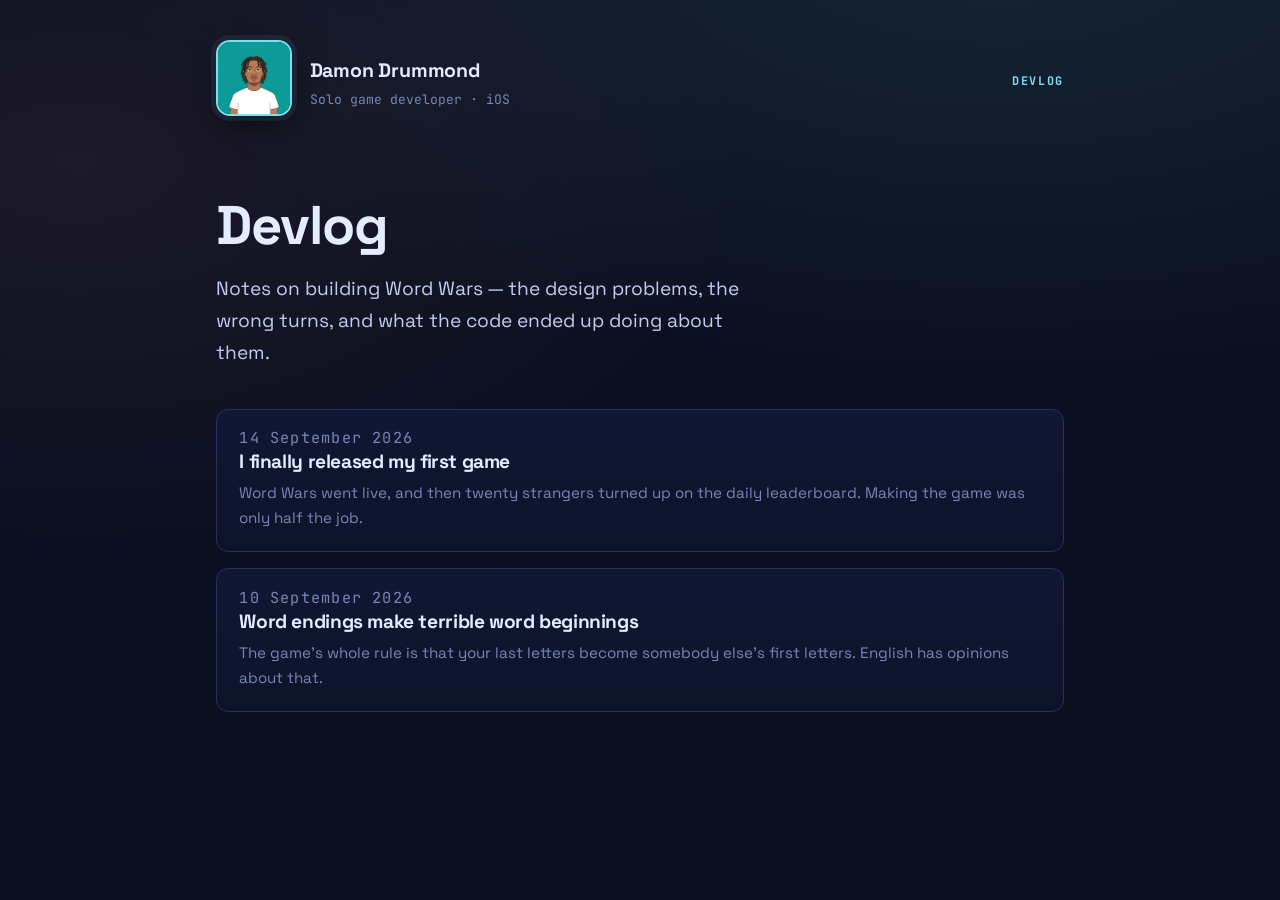
<file: devlog/index.html>
<!doctype html>
<html lang="en">
<head>
<meta charset="utf-8">
<meta name="viewport" content="width=device-width, initial-scale=1">
<title>Devlog — Damon Drummond</title>
<meta name="description" content="Notes on building Word Wars: the design problems, the wrong turns, and what the code ended up doing about them.">
<link rel="canonical" href="https://damondjr.github.io/devlog/">

<meta property="og:type" content="website">
<meta property="og:site_name" content="Damon Drummond">
<meta property="og:title" content="Devlog — Damon Drummond">
<meta property="og:description" content="Notes on building Word Wars: the design problems, the wrong turns, and what the code ended up doing about them.">
<meta property="og:url" content="https://damondjr.github.io/devlog/">
<meta property="og:image" content="https://damondjr.github.io/assets/og.jpg">
<meta name="twitter:card" content="summary_large_image">

<link rel="icon" href="/assets/favicon-64.png" sizes="64x64">
<link rel="apple-touch-icon" href="/assets/icon-180.png">
<link rel="preconnect" href="https://fonts.googleapis.com">
<link rel="preconnect" href="https://fonts.gstatic.com" crossorigin>
<link href="https://fonts.googleapis.com/css2?family=Space+Grotesk:wght@400;500;700&family=JetBrains+Mono:wght@400;700&display=swap" rel="stylesheet">
<link rel="stylesheet" href="/assets/site.css">
</head>
<body>

<header class="wrap id">
  <a href="/"><img class="avatar" src="/assets/avatar.jpg" width="76" height="76" alt="Damon Drummond"></a>
  <div>
    <p class="id-name">Damon Drummond</p>
    <p class="id-role">Solo game developer &middot; iOS</p>
  </div>
  <nav class="nav"><a href="/devlog/" aria-current="page">Devlog</a></nav>
</header>

<main class="wrap band">
  <h1>Devlog</h1>
  <p class="lede">Notes on building Word Wars &mdash; the design problems, the
  wrong turns, and what the code ended up doing about them.</p>

  <ul class="entries">
    <li>
      <a class="entry" href="/devlog/first-release/">
        <p class="post-date">14 September 2026</p>
        <h2>I finally released my first game</h2>
        <p>Word Wars went live, and then twenty strangers turned up on the daily
        leaderboard. Making the game was only half the job.</p>
      </a>
    </li>
    <li>
      <a class="entry" href="/devlog/endings-and-beginnings/">
        <p class="post-date">10 September 2026</p>
        <h2>Word endings make terrible word beginnings</h2>
        <p>The game&rsquo;s whole rule is that your last letters become somebody
        else&rsquo;s first letters. English has opinions about that.</p>
      </a>
    </li>
  </ul>
</main>

</body>
</html>
</file>
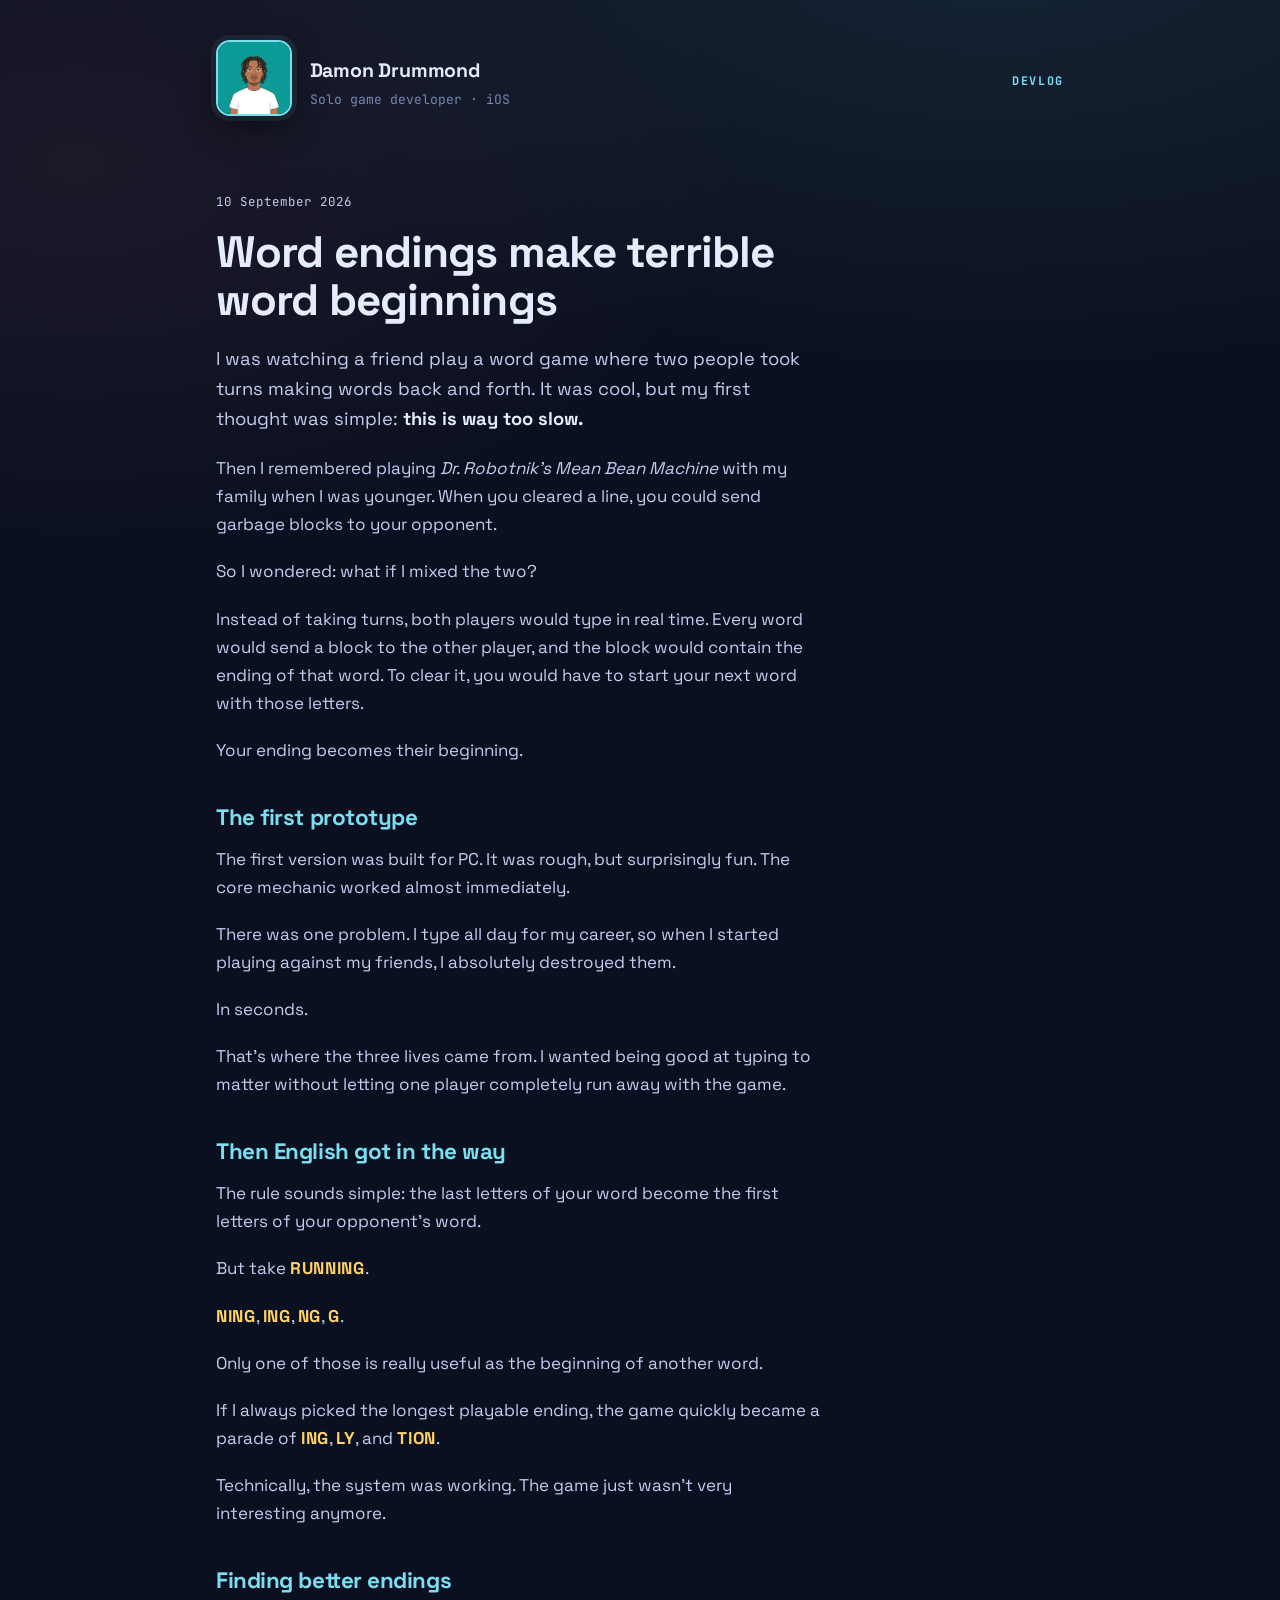
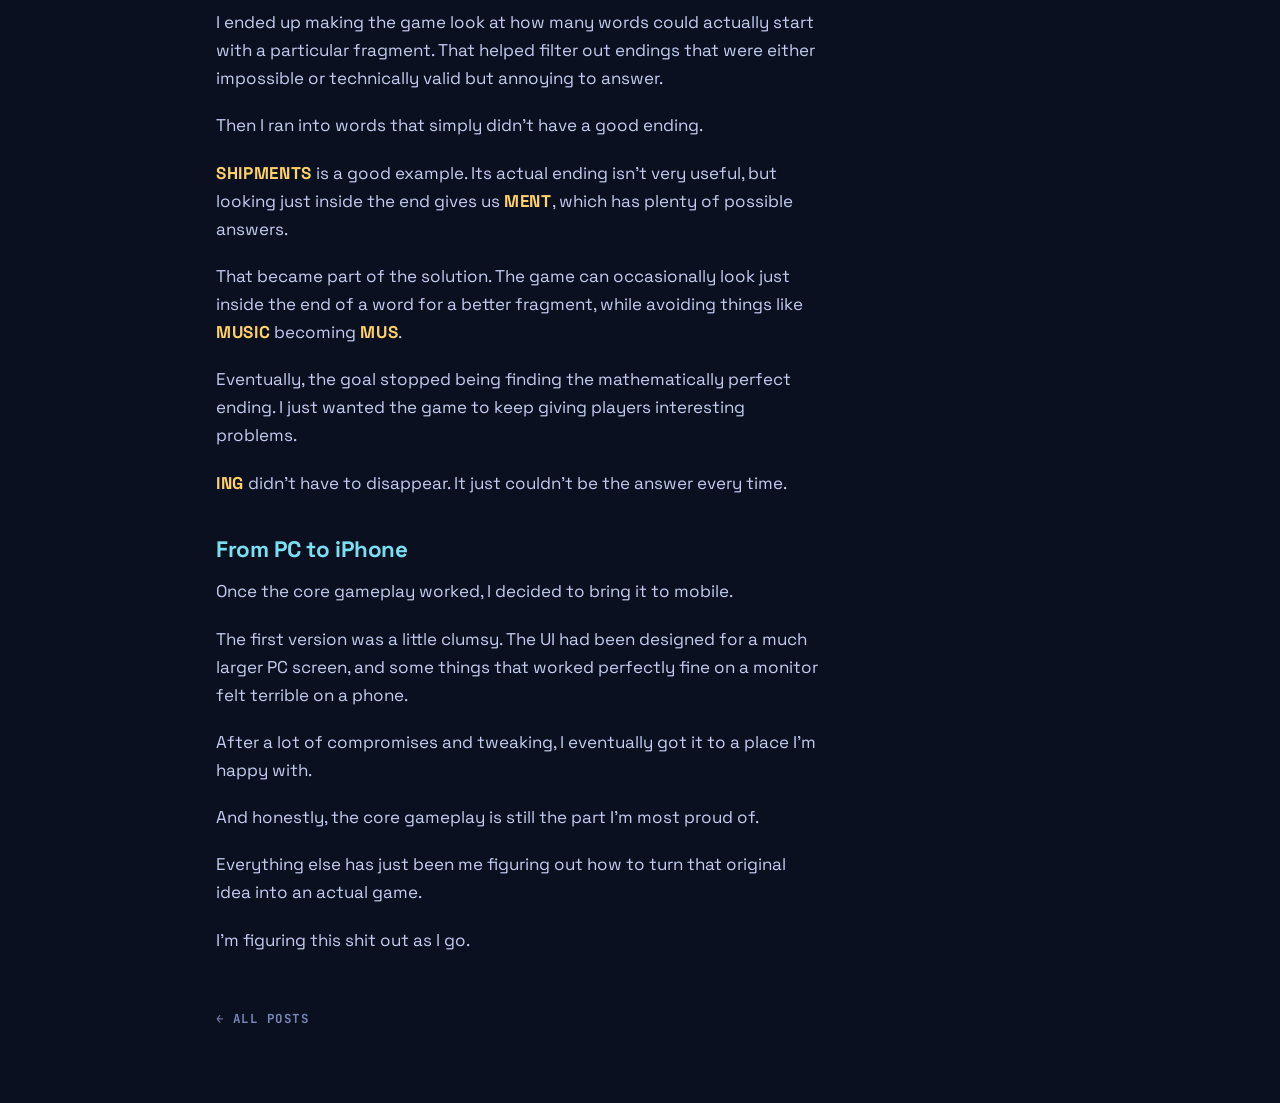
<file: devlog/endings-and-beginnings/index.html>
<!doctype html>
<html lang="en">
<head>
<meta charset="utf-8">
<meta name="viewport" content="width=device-width, initial-scale=1">
<title>Word endings make terrible word beginnings — Damon Drummond</title>
<meta name="description" content="Word Wars asks the last letters of your word to become the first letters of somebody else's. English does not cooperate, and this is what it took to make the rule hold.">
<link rel="canonical" href="https://damondjr.github.io/devlog/endings-and-beginnings/">

<meta property="og:type" content="article">
<meta property="og:site_name" content="Damon Drummond">
<meta property="og:title" content="Word endings make terrible word beginnings">
<meta property="og:description" content="The rule took a minute to write down and most of the project to make true.">
<meta property="og:url" content="https://damondjr.github.io/devlog/endings-and-beginnings/">
<meta property="og:image" content="https://damondjr.github.io/assets/og.jpg">
<meta name="twitter:card" content="summary_large_image">

<link rel="icon" href="/assets/favicon-64.png" sizes="64x64">
<link rel="apple-touch-icon" href="/assets/icon-180.png">
<link rel="preconnect" href="https://fonts.googleapis.com">
<link rel="preconnect" href="https://fonts.gstatic.com" crossorigin>
<link href="https://fonts.googleapis.com/css2?family=Space+Grotesk:wght@400;500;700&family=JetBrains+Mono:wght@400;700&display=swap" rel="stylesheet">
<link rel="stylesheet" href="/assets/site.css">
</head>
<body>

<header class="wrap id">
  <a href="/"><img class="avatar" src="/assets/avatar.jpg" width="76" height="76" alt="Damon Drummond"></a>
  <div>
    <p class="id-name">Damon Drummond</p>
    <p class="id-role">Solo game developer &middot; iOS</p>
  </div>
  <nav class="nav"><a href="/devlog/" aria-current="page">Devlog</a></nav>
</header>

<main class="wrap band">
  <article class="post">
    <p class="post-date">10 September 2026</p>
    <h1>Word endings make terrible word beginnings</h1>

    <p class="lede-post">I was watching a friend play a word game where two people
    took turns making words back and forth. It was cool, but my first thought
    was simple: <strong>this is way too slow.</strong></p>

    <p>Then I remembered playing <em>Dr. Robotnik&rsquo;s Mean Bean Machine</em>
    with my family when I was younger. When you cleared a line, you could send
    garbage blocks to your opponent.</p>

    <p>So I wondered: what if I mixed the two?</p>

    <p>Instead of taking turns, both players would type in real time. Every word
    would send a block to the other player, and the block would contain the
    ending of that word. To clear it, you would have to start your next word
    with those letters.</p>

    <p>Your ending becomes their beginning.</p>

    <h2>The first prototype</h2>

    <p>The first version was built for PC. It was rough, but surprisingly fun.
    The core mechanic worked almost immediately.</p>

    <p>There was one problem. I type all day for my career, so when I started
    playing against my friends, I absolutely destroyed them.</p>

    <p>In seconds.</p>

    <p>That&rsquo;s where the three lives came from. I wanted being good at typing
    to matter without letting one player completely run away with the game.</p>

    <h2>Then English got in the way</h2>

    <p>The rule sounds simple: the last letters of your word become the first
    letters of your opponent&rsquo;s word.</p>

    <p>But take <span class="frag">RUNNING</span>.</p>

    <p><span class="frag">NING</span>, <span class="frag">ING</span>,
    <span class="frag">NG</span>, <span class="frag">G</span>.</p>

    <p>Only one of those is really useful as the beginning of another word.</p>

    <p>If I always picked the longest playable ending, the game quickly became
    a parade of <span class="frag">ING</span>, <span class="frag">LY</span>,
    and <span class="frag">TION</span>.</p>

    <p>Technically, the system was working. The game just wasn&rsquo;t very
    interesting anymore.</p>

    <h2>Finding better endings</h2>

    <p>I ended up making the game look at how many words could actually start
    with a particular fragment. That helped filter out endings that were either
    impossible or technically valid but annoying to answer.</p>

    <p>Then I ran into words that simply didn't have a good ending.</p>

    <p><span class="frag">SHIPMENTS</span> is a good example. Its actual ending
    isn't very useful, but looking just inside the end gives us
    <span class="frag">MENT</span>, which has plenty of possible answers.</p>

    <p>That became part of the solution. The game can occasionally look just
    inside the end of a word for a better fragment, while avoiding things like
    <span class="frag">MUSIC</span> becoming <span class="frag">MUS</span>.</p>

    <p>Eventually, the goal stopped being finding the mathematically perfect
    ending. I just wanted the game to keep giving players interesting problems.</p>

    <p><span class="frag">ING</span> didn't have to disappear. It just couldn't
    be the answer every time.</p>

    <h2>From PC to iPhone</h2>

    <p>Once the core gameplay worked, I decided to bring it to mobile.</p>

    <p>The first version was a little clumsy. The UI had been designed for a
    much larger PC screen, and some things that worked perfectly fine on a
    monitor felt terrible on a phone.</p>

    <p>After a lot of compromises and tweaking, I eventually got it to a place
    I'm happy with.</p>

    <p>And honestly, the core gameplay is still the part I'm most proud of.</p>

    <p>Everything else has just been me figuring out how to turn that original
    idea into an actual game.</p>

    <p>I&rsquo;m figuring this shit out as I go.</p>

    <a class="back" href="/devlog/">&larr; All posts</a>
  </article>
</main>
</body>
</html>
</file>
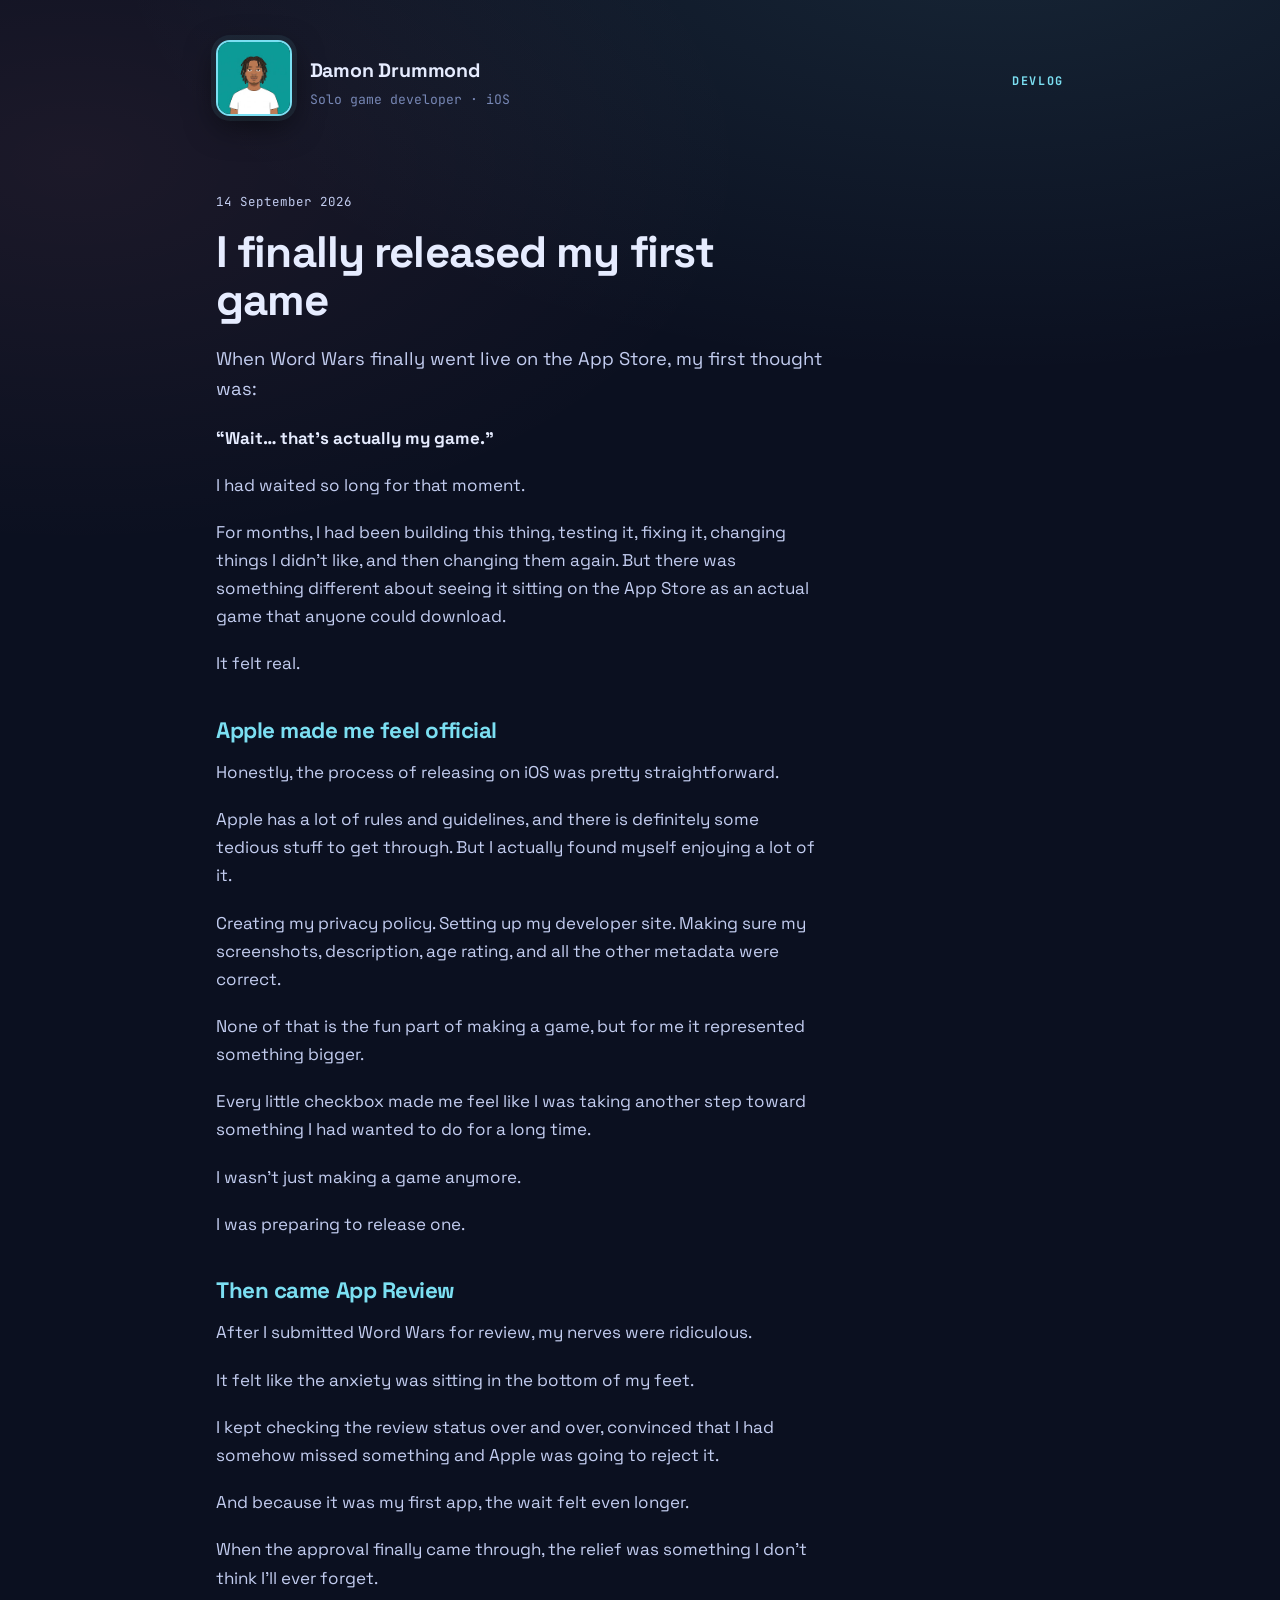
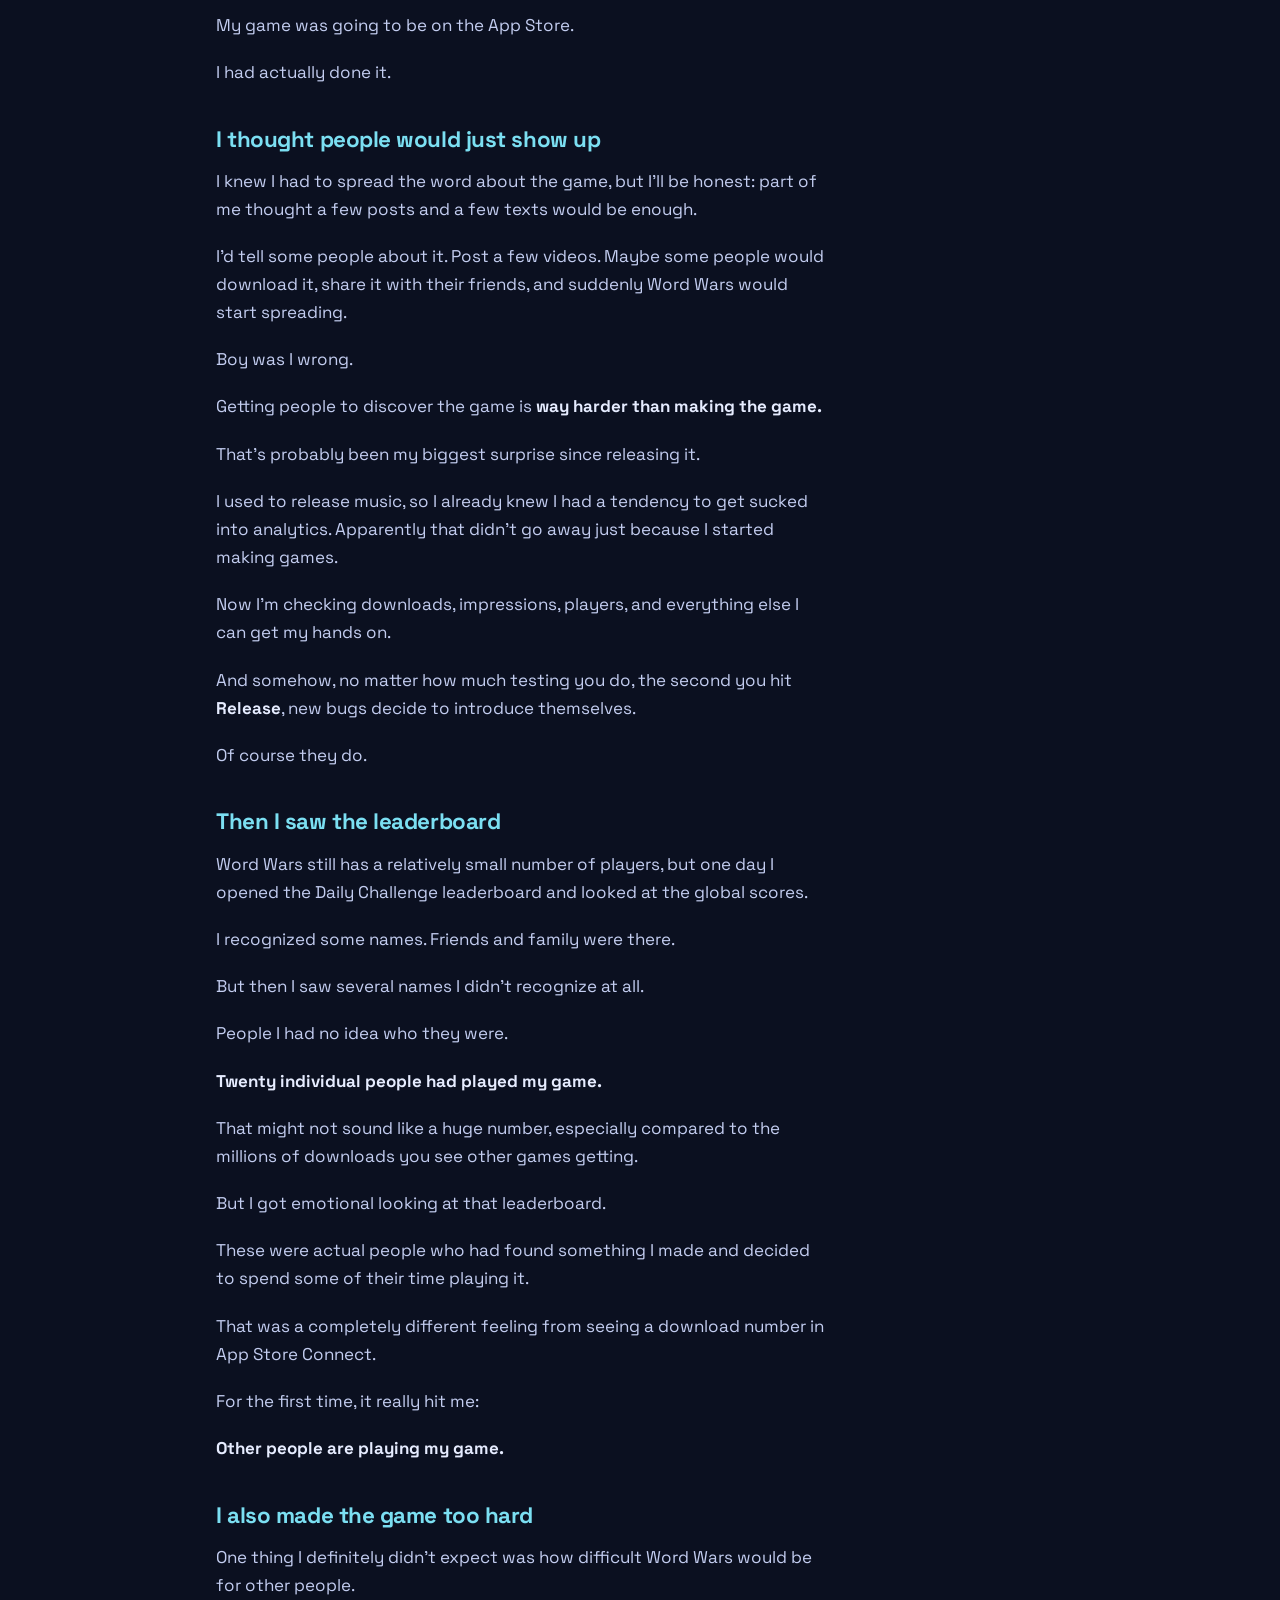
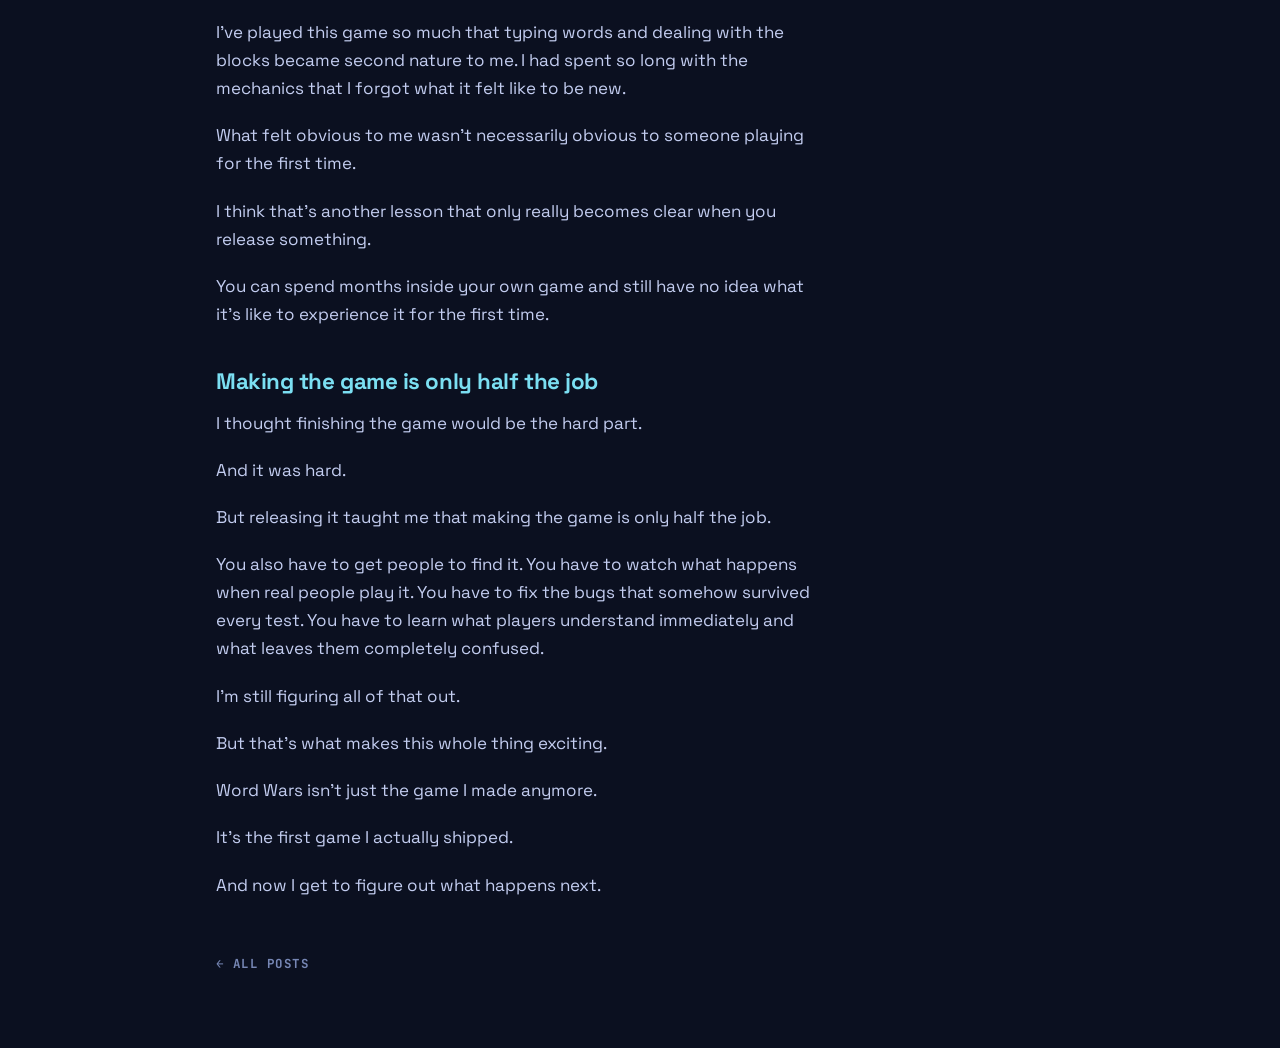
<file: devlog/first-release/index.html>
<!doctype html>
<html lang="en">
<head>
<meta charset="utf-8">
<meta name="viewport" content="width=device-width, initial-scale=1">
<title>I finally released my first game — Damon Drummond</title>
<meta name="description" content="Word Wars went live on the App Store. Here is what the release actually taught me: that shipping is half the job, and that twenty strangers on a leaderboard hits harder than any download count.">
<link rel="canonical" href="https://damondjr.github.io/devlog/first-release/">

<meta property="og:type" content="article">
<meta property="og:site_name" content="Damon Drummond">
<meta property="og:title" content="I finally released my first game">
<meta property="og:description" content="Making the game was hard. Getting anybody to find it turned out to be harder.">
<meta property="og:url" content="https://damondjr.github.io/devlog/first-release/">
<meta property="og:image" content="https://damondjr.github.io/assets/og.jpg">
<meta name="twitter:card" content="summary_large_image">

<link rel="icon" href="/assets/favicon-64.png" sizes="64x64">
<link rel="apple-touch-icon" href="/assets/icon-180.png">
<link rel="preconnect" href="https://fonts.googleapis.com">
<link rel="preconnect" href="https://fonts.gstatic.com" crossorigin>
<link href="https://fonts.googleapis.com/css2?family=Space+Grotesk:wght@400;500;700&family=JetBrains+Mono:wght@400;700&display=swap" rel="stylesheet">
<link rel="stylesheet" href="/assets/site.css">
</head>
<body>

<header class="wrap id">
  <a href="/"><img class="avatar" src="/assets/avatar.jpg" width="76" height="76" alt="Damon Drummond"></a>
  <div>
    <p class="id-name">Damon Drummond</p>
    <p class="id-role">Solo game developer &middot; iOS</p>
  </div>
  <nav class="nav"><a href="/devlog/" aria-current="page">Devlog</a></nav>
</header>

<main class="wrap band">
  <article class="post">
    <p class="post-date">14 September 2026</p>
    <h1>I finally released my first game</h1>

    <p class="lede-post">When Word Wars finally went live on the App Store, my
    first thought was:</p>

    <p><strong>&ldquo;Wait&hellip; that&rsquo;s actually my game.&rdquo;</strong></p>

    <p>I had waited so long for that moment.</p>

    <p>For months, I had been building this thing, testing it, fixing it,
    changing things I didn&rsquo;t like, and then changing them again. But there
    was something different about seeing it sitting on the App Store as an actual
    game that anyone could download.</p>

    <p>It felt real.</p>

    <h2>Apple made me feel official</h2>

    <p>Honestly, the process of releasing on iOS was pretty straightforward.</p>

    <p>Apple has a lot of rules and guidelines, and there is definitely some
    tedious stuff to get through. But I actually found myself enjoying a lot of
    it.</p>

    <p>Creating my privacy policy. Setting up my developer site. Making sure my
    screenshots, description, age rating, and all the other metadata were
    correct.</p>

    <p>None of that is the fun part of making a game, but for me it represented
    something bigger.</p>

    <p>Every little checkbox made me feel like I was taking another step toward
    something I had wanted to do for a long time.</p>

    <p>I wasn&rsquo;t just making a game anymore.</p>

    <p>I was preparing to release one.</p>

    <h2>Then came App Review</h2>

    <p>After I submitted Word Wars for review, my nerves were ridiculous.</p>

    <p>It felt like the anxiety was sitting in the bottom of my feet.</p>

    <p>I kept checking the review status over and over, convinced that I had
    somehow missed something and Apple was going to reject it.</p>

    <p>And because it was my first app, the wait felt even longer.</p>

    <p>When the approval finally came through, the relief was something I
    don&rsquo;t think I&rsquo;ll ever forget.</p>

    <p>My game was going to be on the App Store.</p>

    <p>I had actually done it.</p>

    <h2>I thought people would just show up</h2>

    <p>I knew I had to spread the word about the game, but I&rsquo;ll be honest:
    part of me thought a few posts and a few texts would be enough.</p>

    <p>I&rsquo;d tell some people about it. Post a few videos. Maybe some people
    would download it, share it with their friends, and suddenly Word Wars would
    start spreading.</p>

    <p>Boy was I wrong.</p>

    <p>Getting people to discover the game is <strong>way harder than making the
    game.</strong></p>

    <p>That&rsquo;s probably been my biggest surprise since releasing it.</p>

    <p>I used to release music, so I already knew I had a tendency to get sucked
    into analytics. Apparently that didn&rsquo;t go away just because I started
    making games.</p>

    <p>Now I&rsquo;m checking downloads, impressions, players, and everything else
    I can get my hands on.</p>

    <p>And somehow, no matter how much testing you do, the second you hit
    <strong>Release</strong>, new bugs decide to introduce themselves.</p>

    <p>Of course they do.</p>

    <h2>Then I saw the leaderboard</h2>

    <p>Word Wars still has a relatively small number of players, but one day I
    opened the Daily Challenge leaderboard and looked at the global scores.</p>

    <p>I recognized some names. Friends and family were there.</p>

    <p>But then I saw several names I didn&rsquo;t recognize at all.</p>

    <p>People I had no idea who they were.</p>

    <p><strong>Twenty individual people had played my game.</strong></p>

    <p>That might not sound like a huge number, especially compared to the
    millions of downloads you see other games getting.</p>

    <p>But I got emotional looking at that leaderboard.</p>

    <p>These were actual people who had found something I made and decided to
    spend some of their time playing it.</p>

    <p>That was a completely different feeling from seeing a download number in
    App Store Connect.</p>

    <p>For the first time, it really hit me:</p>

    <p><strong>Other people are playing my game.</strong></p>

    <h2>I also made the game too hard</h2>

    <p>One thing I definitely didn&rsquo;t expect was how difficult Word Wars
    would be for other people.</p>

    <p>I&rsquo;ve played this game so much that typing words and dealing with the
    blocks became second nature to me. I had spent so long with the mechanics
    that I forgot what it felt like to be new.</p>

    <p>What felt obvious to me wasn&rsquo;t necessarily obvious to someone playing
    for the first time.</p>

    <p>I think that&rsquo;s another lesson that only really becomes clear when you
    release something.</p>

    <p>You can spend months inside your own game and still have no idea what
    it&rsquo;s like to experience it for the first time.</p>

    <h2>Making the game is only half the job</h2>

    <p>I thought finishing the game would be the hard part.</p>

    <p>And it was hard.</p>

    <p>But releasing it taught me that making the game is only half the job.</p>

    <p>You also have to get people to find it. You have to watch what happens
    when real people play it. You have to fix the bugs that somehow survived
    every test. You have to learn what players understand immediately and what
    leaves them completely confused.</p>

    <p>I&rsquo;m still figuring all of that out.</p>

    <p>But that&rsquo;s what makes this whole thing exciting.</p>

    <p>Word Wars isn&rsquo;t just the game I made anymore.</p>

    <p>It&rsquo;s the first game I actually shipped.</p>

    <p>And now I get to figure out what happens next.</p>

    <a class="back" href="/devlog/">&larr; All posts</a>
  </article>
</main>
</body>
</html>
</file>
<file: assets/site.css>
/* ---------------------------------------------------------------------------
   Word Wars' own palette, straight from scripts/game.gd. The page is a shop
   window for the game, so it uses the game's colours rather than inventing a
   second identity: cyan is you, pink is the opponent, gold is a big hit.
   --------------------------------------------------------------------------- */
:root{
  --void:#0b1020;
  --deep:#141a36;
  --panel:#101734;
  --edge:#26305c;
  --ink:#e6ecff;
  --dim:#7787b5;
  --you:#7bdff2;
  --them:#ff8fa3;
  --hit:#ffd166;
  --measure:56rem;
}

*,*::before,*::after{box-sizing:border-box}

body{
  margin:0;
  background:var(--void);
  /* Two soft pools rather than a flat fill — the game draws a vertical
     gradient behind the board and this is the same idea at page scale. */
  background-image:
    radial-gradient(90rem 45rem at 78% -8%, rgba(123,223,242,.10), transparent 62%),
    radial-gradient(70rem 40rem at 6% 18%, rgba(255,143,163,.07), transparent 60%);
  background-attachment:fixed;
  color:var(--ink);
  font:400 1.0625rem/1.65 "Space Grotesk",ui-sans-serif,system-ui,sans-serif;
  -webkit-font-smoothing:antialiased;
}

.wrap{max-width:var(--measure);margin:0 auto;padding:0 1.5rem}
.band{padding-block:4.5rem}
.band + .band{border-top:1px solid var(--edge)}

a{color:var(--you);text-decoration-color:rgba(123,223,242,.35);text-underline-offset:.2em}
a:hover{text-decoration-color:var(--you)}
:focus-visible{outline:2px solid var(--hit);outline-offset:3px;border-radius:3px}

h1,h2{margin:0;font-weight:700;letter-spacing:-.02em;line-height:1.1}
h1{font-size:clamp(2.1rem,6.2vw,3.4rem)}
h2{font-size:clamp(1.5rem,4vw,2.1rem)}
p{margin:0 0 1.1rem}
.lede{font-size:clamp(1.05rem,2.3vw,1.2rem);color:#c3cdf0;max-width:44ch;margin-top:1.1rem}

/* Mono is the utility voice here for a reason: this is a typing game, and
   monospace is what typing looks like. Labels, counts and machine facts only —
   never body copy. */
.eyebrow{margin:0 0 1rem;
  font:700 .72rem/1 "JetBrains Mono",ui-monospace,monospace;
  letter-spacing:.16em;text-transform:uppercase;color:var(--dim);
  display:block;
}

/* --- identity ----------------------------------------------------------- */
.id{display:flex;align-items:center;gap:1.1rem;padding-block:2.5rem 0}
/* The avatar is a square with the board's own border treatment, not a circle:
   everything in this game is a tile, including the person who made it. */
.avatar{
  width:76px;height:76px;flex:none;border-radius:14px;object-fit:cover;
  border:2px solid var(--you);
  box-shadow:0 0 0 5px rgba(123,223,242,.08), 0 10px 30px rgba(0,0,0,.5);
  background:var(--deep);
}
.id-name{font-size:1.22rem;font-weight:700;letter-spacing:-.01em;margin:0}
.id-role{margin:.2rem 0 0;font:400 .82rem/1.4 "JetBrains Mono",ui-monospace,monospace;color:var(--dim)}

/* --- the chain ---------------------------------------------------------- */
/* The signature of the page. Three lines that are the whole game: the letters
   you answer with, and the letters you leave behind. */
.chain-label{margin-top:2.75rem}
.chain{list-style:none;margin:0;padding:0;display:grid;gap:.75rem}
.link{
  display:grid;align-items:center;gap:.5rem 1rem;
  grid-template-columns:auto 1fr auto auto;
  padding:.85rem 1rem;border-radius:12px;
  background:linear-gradient(180deg,var(--panel),#0d1329);
  border:1px solid var(--edge);
}
.side{font:700 .68rem/1 "JetBrains Mono",ui-monospace,monospace;letter-spacing:.14em;color:var(--dim)}
.word{font-size:clamp(1.05rem,3.4vw,1.45rem);font-weight:700;letter-spacing:.01em;white-space:nowrap}
/* Underlined: the letters this word had to open with to clear what landed.
   `currentColor` is safe here — .you/.them set the colour and the border
   follows it. */
.ans{border-bottom:2px solid currentColor;padding-bottom:1px}

/* Filled: the letters that get stamped onto the next block.
   Written as two-class rules rather than `background:currentColor`. The
   single-class version set `color:var(--void)` for the dark text, but .you and
   .them are declared later at the same specificity, so they won the `color`
   property — which made the fill and the letters the same pink, and the stamp
   rendered as an empty chip. Two classes (0,2,0) outrank one (0,1,0) and say
   what they mean. */
.stamp{padding:.06em .3em;border-radius:5px}
.stamp.you{background:var(--you);color:var(--void)}
.stamp.them{background:var(--them);color:var(--void)}
.to{color:var(--dim);font-size:1.1rem;justify-self:center}
/* A block, drawn the way the board draws one. */
.blk{
  font-size:clamp(.9rem,2.6vw,1.05rem);font-weight:700;letter-spacing:.08em;
  padding:.5rem .8rem;border-radius:9px;border:2px solid currentColor;
  background:rgba(255,255,255,.03);white-space:nowrap;
}
.you{color:var(--you)}
.them{color:var(--them)}
.link .word{color:var(--ink)}
.chain-note{margin:1.1rem 0 0;color:var(--dim);font-size:.95rem}

/* --- the game ----------------------------------------------------------- */
.game .first{margin-top:.9rem}
.game{display:grid;grid-template-columns:minmax(0,1fr) 15rem;gap:2.5rem;align-items:start}
.shot{width:100%;height:auto;border-radius:16px;border:1px solid var(--edge);
      box-shadow:0 18px 50px rgba(0,0,0,.55);display:block}
.facts{font:400 .82rem/1.9 "JetBrains Mono",ui-monospace,monospace;color:var(--dim);
       margin:0 0 1.6rem;list-style:none;padding:0}
.facts b{color:var(--ink);font-weight:400}

.actions{display:flex;flex-wrap:wrap;gap:.7rem;margin-bottom:1.8rem}
.btn{
  display:inline-block;padding:.7rem 1.15rem;border-radius:10px;
  font:700 .92rem/1 "Space Grotesk",sans-serif;text-decoration:none;
  border:1px solid var(--edge);color:var(--ink);background:var(--panel);
  transition:border-color .15s ease, transform .15s ease;
}
.btn:hover{border-color:var(--you);transform:translateY(-1px)}
.btn-go{background:var(--you);border-color:var(--you);color:#06243b}
.btn-go:hover{background:#9ce8f7;border-color:#9ce8f7}

/* The badge is somebody else's artwork and carries its own colours. It gets a
   quiet shelf of its own rather than being crowded next to our buttons. */
.badge{margin-top:.4rem;padding-top:1.5rem;border-top:1px solid var(--edge)}
.badge img{display:block;height:auto;max-width:100%}
.badge .eyebrow{margin:0 0 1rem;margin-bottom:.8rem}

/* --- motion ------------------------------------------------------------- */
/* One orchestrated moment: the chain assembles itself once, in order, the way
   a rally actually happens. Nothing else on the page moves. */
@media (prefers-reduced-motion:no-preference){
  .link{opacity:0;transform:translateY(12px);animation:rise .55s cubic-bezier(.2,.75,.3,1) forwards}
  .link:nth-child(1){animation-delay:.20s}
  .link:nth-child(2){animation-delay:.55s}
  .link:nth-child(3){animation-delay:.90s}
  .blk{opacity:0;animation:land .4s cubic-bezier(.2,.9,.3,1) forwards}
  .link:nth-child(1) .blk{animation-delay:.50s}
  .link:nth-child(2) .blk{animation-delay:.85s}
  .link:nth-child(3) .blk{animation-delay:1.20s}
}
@keyframes rise{to{opacity:1;transform:none}}
@keyframes land{from{opacity:0;transform:translateY(-9px) scale(.94)}to{opacity:1;transform:none}}

/* --- narrow ------------------------------------------------------------- */
@media (max-width:46rem){
  .band{padding-block:3.25rem}
  .game{grid-template-columns:1fr;gap:2rem}
  .shot{max-width:16rem;margin-inline:auto}
  .link{grid-template-columns:1fr auto;gap:.45rem .8rem}
  .side{grid-column:1/-1}
  .to{display:none}
  .word{white-space:normal}
}

/* --- navigation --------------------------------------------------------- */
/* The identity bar carries the only nav on the site. One link, pushed to the
   far edge, so it is findable without competing with the name beside it. */
.id .nav{margin-left:auto;display:flex;gap:1.1rem}
.id .nav a{font:700 .74rem/1 "JetBrains Mono",ui-monospace,monospace;
           letter-spacing:.14em;text-transform:uppercase;text-decoration:none;color:var(--dim)}
.id .nav a:hover,.id .nav a[aria-current]{color:var(--you)}

/* --- devlog ------------------------------------------------------------- */
.post{max-width:38rem}
.post-date{font:400 .78rem/1 "JetBrains Mono",ui-monospace,monospace;color:var(--dim);
           letter-spacing:.08em;margin:0 0 1.4rem}
.post h1{font-size:clamp(1.9rem,5vw,2.75rem);margin-bottom:1.2rem}
/* Prose sits a step down from the page's headings — a post is read, not
   scanned, so the rhythm is longer and the contrast is lower. */
.post h2{font-size:clamp(1.15rem,3vw,1.4rem);margin:2.6rem 0 .9rem;color:var(--you)}
.post p{margin:0 0 1.2rem;color:#c3cdf0}
.post ul{margin:0 0 1.2rem;padding-left:1.1rem;color:#c3cdf0}
.post li{margin-bottom:.5rem}
.post strong{color:var(--ink);font-weight:700}
/* A word fragment quoted mid-sentence, drawn like the thing it describes. */
.frag{font-weight:700;letter-spacing:.04em;color:var(--hit)}
.lede-post{font-size:1.15rem;color:#d3dbf5;margin-bottom:1.8rem}

.entries{list-style:none;margin:0;padding:0;display:grid;gap:1rem}
.entry{display:block;padding:1.3rem 1.4rem;border-radius:12px;text-decoration:none;
       background:linear-gradient(180deg,var(--panel),#0d1329);border:1px solid var(--edge);
       transition:border-color .15s ease,transform .15s ease}
.entry:hover{border-color:var(--you);transform:translateY(-1px)}
.entry h2{margin:.35rem 0 .5rem;font-size:1.2rem;color:var(--ink)}
.entry p{margin:0;color:var(--dim);font-size:.95rem}
.entry .post-date{margin:0}

.back{display:inline-block;margin-top:2.5rem;font:700 .78rem/1 "JetBrains Mono",ui-monospace,monospace;
      letter-spacing:.12em;text-transform:uppercase;text-decoration:none;color:var(--dim)}
.back:hover{color:var(--you)}

.entries{margin-top:2.5rem}
</file>
